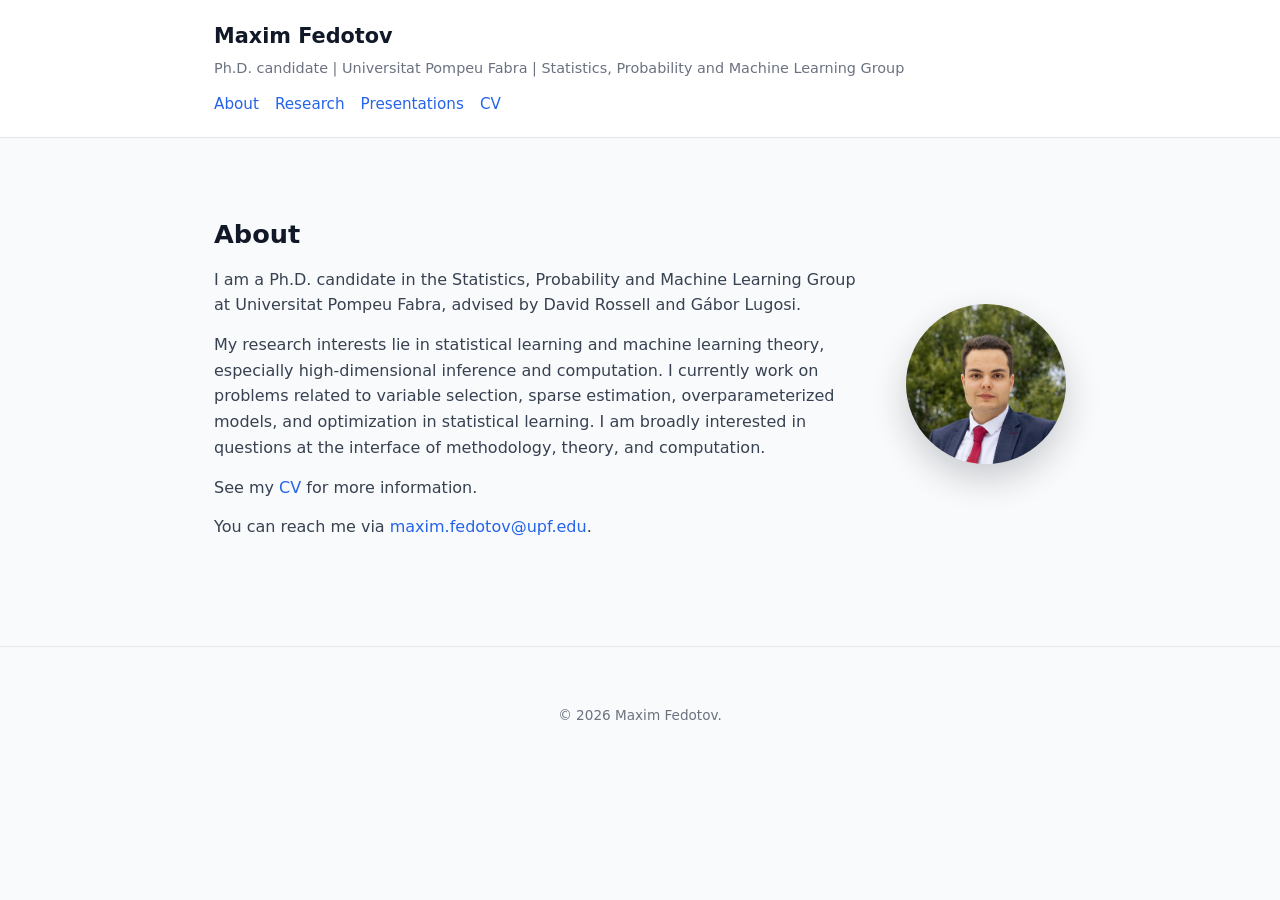
<file: index.html>
<!DOCTYPE html>
<html lang="en">
<head>
  <meta charset="UTF-8">
  <meta name="viewport" content="width=device-width, initial-scale=1">

  <title>Maxim Fedotov | Ph.D. candidate</title>

  <meta
    name="description"
    content="Personal academic website of Maxim Fedotov, a Ph.D. candidate at Universitat Pompeu Fabra researching statistical learning, high-dimensional inference, variable selection, and sparse estimation."
  >

  <link rel="canonical" href="https://maxim-fedotov.github.io/">

  <meta name="google-site-verification" content="8550hWvMUV5NP4yfWfaR0uOwdS-Kx2xJS7ZK9or_UoM" />

  <link rel="stylesheet" href="/assets/css/main.css">
  <script defer src="/assets/js/main.js"></script>
</head>

<body>
  <header class="site-header">
    <div class="container header-inner">
      <div class="site-title">
        <a href="/">Maxim Fedotov</a>
        <p class="site-subtitle"> Ph.D. candidate | Universitat Pompeu Fabra | Statistics, Probability and Machine Learning Group</p>
      </div>

      <nav class="site-nav">
        <a href="/">About</a>
        <a href="/research.html">Research</a>
        <a href="/presentations.html">Presentations</a>
        <a href="/docs/cv.pdf" target="_blank" rel="noopener">CV</a>
      </nav>
    </div>
  </header>

  <main class="site-main">
    <div class="container">
      <section class="about" id="about">
        <div class="about-text">
          <h2>About</h2>
          <p>
            I am a Ph.D. candidate in the Statistics, Probability and Machine Learning Group at Universitat Pompeu Fabra, advised by David Rossell and Gábor Lugosi.
          </p>

          <p>
            My research interests lie in statistical learning and machine learning theory, especially high-dimensional inference and computation. I currently work on problems related to variable selection, sparse estimation, overparameterized models, and optimization in statistical learning. I am broadly interested in questions at the interface of methodology, theory, and computation.
          </p>
        
          <p>
            See my <a href="/docs/cv.pdf" target="_blank" rel="noopener">CV</a> for more information.
          </p>
          <p class="about-contact">
            You can reach me via <a href="mailto:maxim.fedotov@upf.edu">maxim.fedotov@upf.edu</a>.
          </p>
        </div>

        <div class="about-photo">
          <img src="/assets/img/me.jpeg" alt="Photo">
        </div>
      </section>
    </div>
  </main>

  <footer class="site-footer">
    <div class="container">
      <p>&copy; 2026 Maxim Fedotov.</p>
    </div>
  </footer>
</body>
</html>
</file>
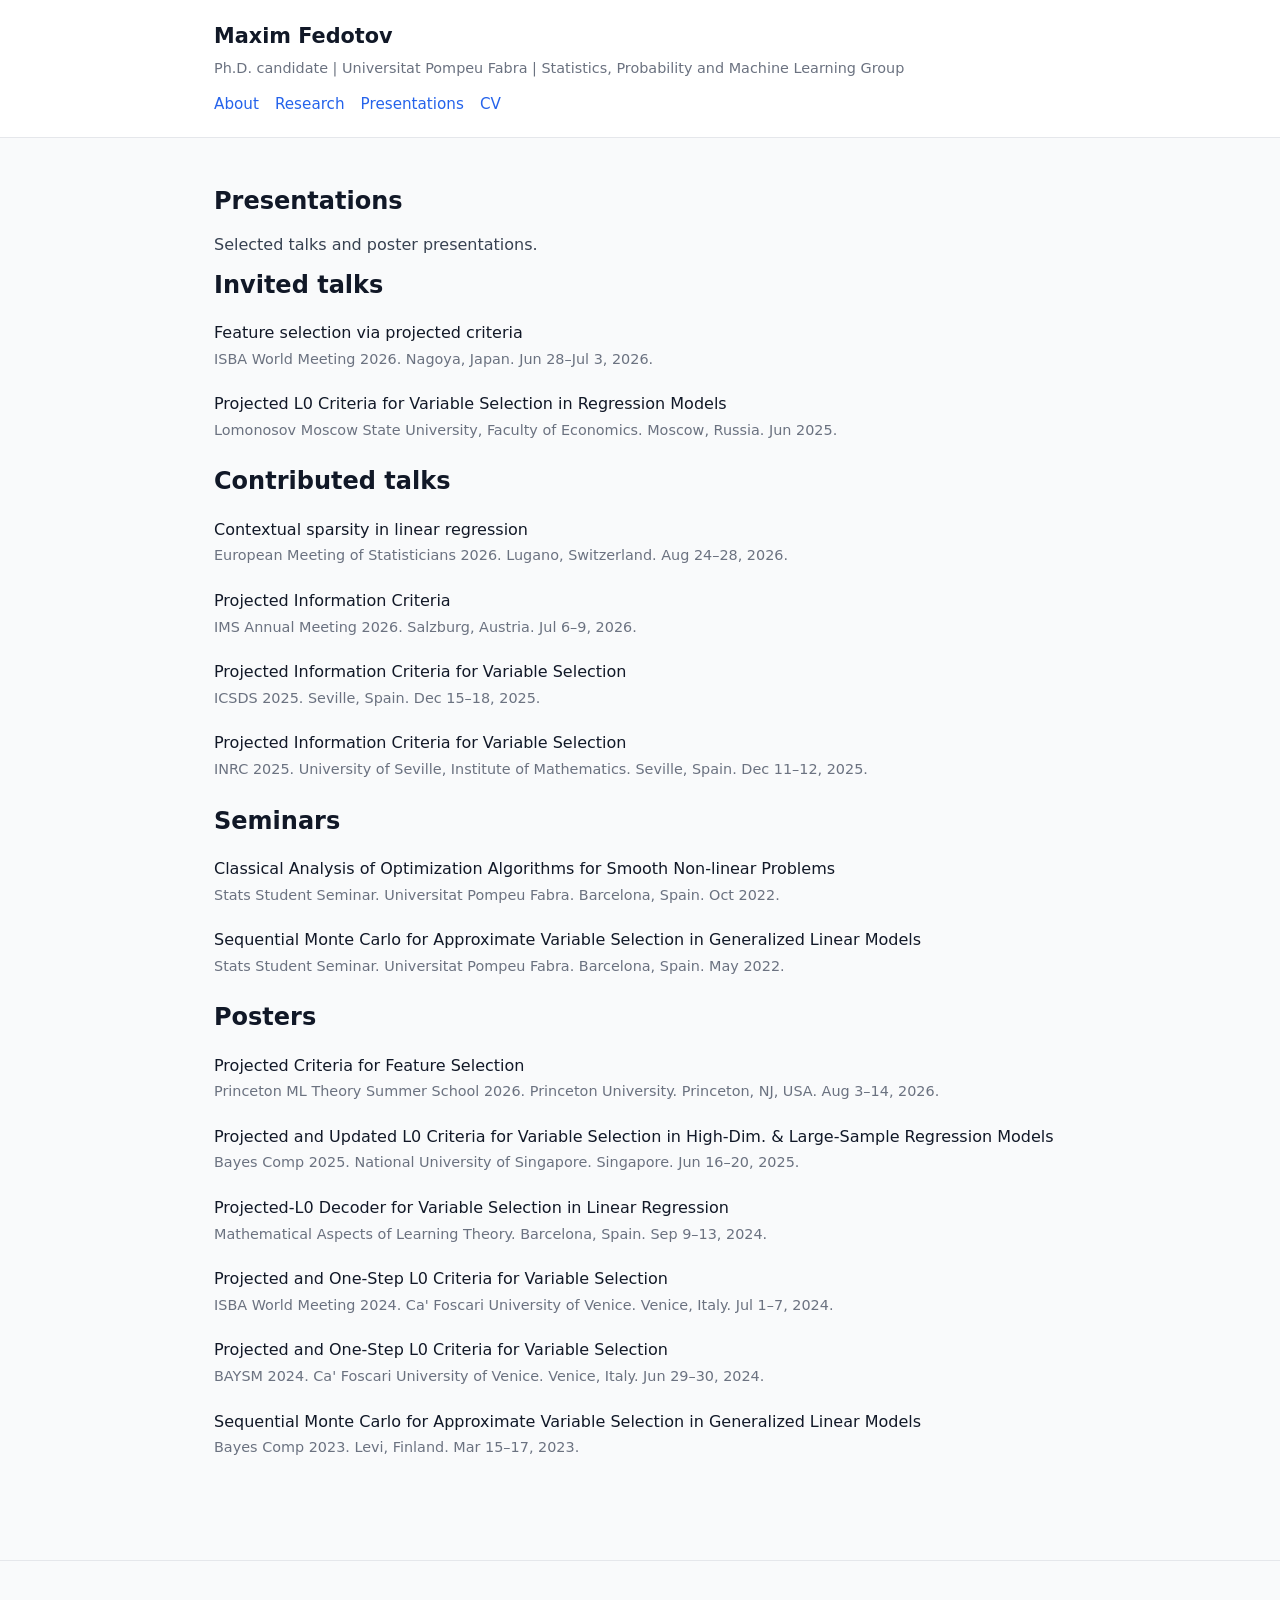
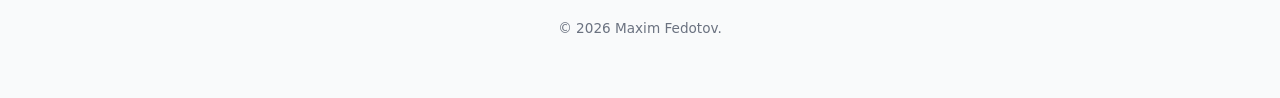
<file: presentations.html>
<!DOCTYPE html>
<html lang="en">
<head>
  <meta charset="UTF-8">
  <meta name="viewport" content="width=device-width, initial-scale=1">

  <title>Presentations | Maxim Fedotov</title>

  <meta
    name="description"
    content="Invited talks, conference presentations, seminars, and posters by Maxim Fedotov."
  >

  <link rel="canonical" href="https://maxim-fedotov.github.io/presentations.html">

  <meta name="google-site-verification" content="8550hWvMUV5NP4yfWfaR0uOwdS-Kx2xJS7ZK9or_UoM" />

  <link rel="stylesheet" href="/assets/css/main.css">
  <script defer src="/assets/js/main.js"></script>
</head>

<body>
  <header class="site-header">
    <div class="container header-inner">
      <div class="site-title">
        <a href="/">Maxim Fedotov</a>
        <p class="site-subtitle">Ph.D. candidate | Universitat Pompeu Fabra | Statistics, Probability and Machine Learning Group</p>
      </div>

      <nav class="site-nav">
        <a href="/">About</a>
        <a href="/research.html">Research</a>
        <a href="/presentations.html">Presentations</a>
        <a href="/docs/cv.pdf" target="_blank" rel="noopener">CV</a>
      </nav>
    </div>
  </header>

  <main class="site-main">
    <div class="container">
      <section class="section" id="presentations">
        <h1 class="anchor-target">Presentations</h1>
        <p>
          Selected talks and poster presentations.
        </p>

        <h2>Invited talks</h2>
        <ul class="item-list">
          <li>
            Feature selection via projected criteria<br>
            <span class="item-meta">
              ISBA World Meeting 2026. Nagoya, Japan. Jun 28–Jul 3, 2026.
            </span>
          </li>
          <li>
            Projected L0 Criteria for Variable Selection in Regression Models<br>
            <span class="item-meta">
              Lomonosov Moscow State University, Faculty of Economics. Moscow, Russia. Jun 2025.
            </span>
          </li>
        </ul>

        <h2>Contributed talks</h2>
        <ul class="item-list">
          <li>
            Contextual sparsity in linear regression<br>
            <span class="item-meta">
              European Meeting of Statisticians 2026. Lugano, Switzerland. Aug 24–28, 2026.
            </span>
          </li>
          <li>
            Projected Information Criteria<br>
            <span class="item-meta">
              IMS Annual Meeting 2026. Salzburg, Austria. Jul 6–9, 2026.
            </span>
          </li>
          <li>
            Projected Information Criteria for Variable Selection<br>
            <span class="item-meta">
              ICSDS 2025. Seville, Spain. Dec 15–18, 2025.
            </span>
          </li>
          <li>
            Projected Information Criteria for Variable Selection<br>
            <span class="item-meta">
              INRC 2025. University of Seville, Institute of Mathematics. Seville, Spain. Dec 11–12, 2025.
            </span>
          </li>
        </ul>

        <h2>Seminars</h2>
        <ul class="item-list">
          <li>
            Classical Analysis of Optimization Algorithms for Smooth Non-linear Problems<br>
            <span class="item-meta">
              Stats Student Seminar. Universitat Pompeu Fabra. Barcelona, Spain. Oct 2022.
            </span>
          </li>
          <li>
            Sequential Monte Carlo for Approximate Variable Selection in Generalized Linear Models<br>
            <span class="item-meta">
              Stats Student Seminar. Universitat Pompeu Fabra. Barcelona, Spain. May 2022.
            </span>
          </li>
        </ul>

        <h2>Posters</h2>
        <ul class="item-list">
          <li>
            Projected Criteria for Feature Selection<br>
            <span class="item-meta">
              Princeton ML Theory Summer School 2026. Princeton University. Princeton, NJ, USA. Aug 3–14, 2026.
            </span>
          </li>
          <li>
            Projected and Updated L0 Criteria for Variable Selection in High-Dim. &amp; Large-Sample Regression Models<br>
            <span class="item-meta">
              Bayes Comp 2025. National University of Singapore. Singapore. Jun 16–20, 2025.
            </span>
          </li>
          <li>
            Projected-L0 Decoder for Variable Selection in Linear Regression<br>
            <span class="item-meta">
              Mathematical Aspects of Learning Theory. Barcelona, Spain. Sep 9–13, 2024.
            </span>
          </li>
          <li>
            Projected and One-Step L0 Criteria for Variable Selection<br>
            <span class="item-meta">
              ISBA World Meeting 2024. Ca' Foscari University of Venice. Venice, Italy. Jul 1–7, 2024.
            </span>
          </li>
          <li>
            Projected and One-Step L0 Criteria for Variable Selection<br>
            <span class="item-meta">
              BAYSM 2024. Ca' Foscari University of Venice. Venice, Italy. Jun 29–30, 2024.
            </span>
          </li>
          <li>
            Sequential Monte Carlo for Approximate Variable Selection in Generalized Linear Models<br>
            <span class="item-meta">
              Bayes Comp 2023. Levi, Finland. Mar 15–17, 2023.
            </span>
          </li>
        </ul>
      </section>
    </div>
  </main>

  <footer class="site-footer">
    <div class="container">
      <p>&copy; 2026 Maxim Fedotov.</p>
    </div>
  </footer>
</body>
</html>
</file>
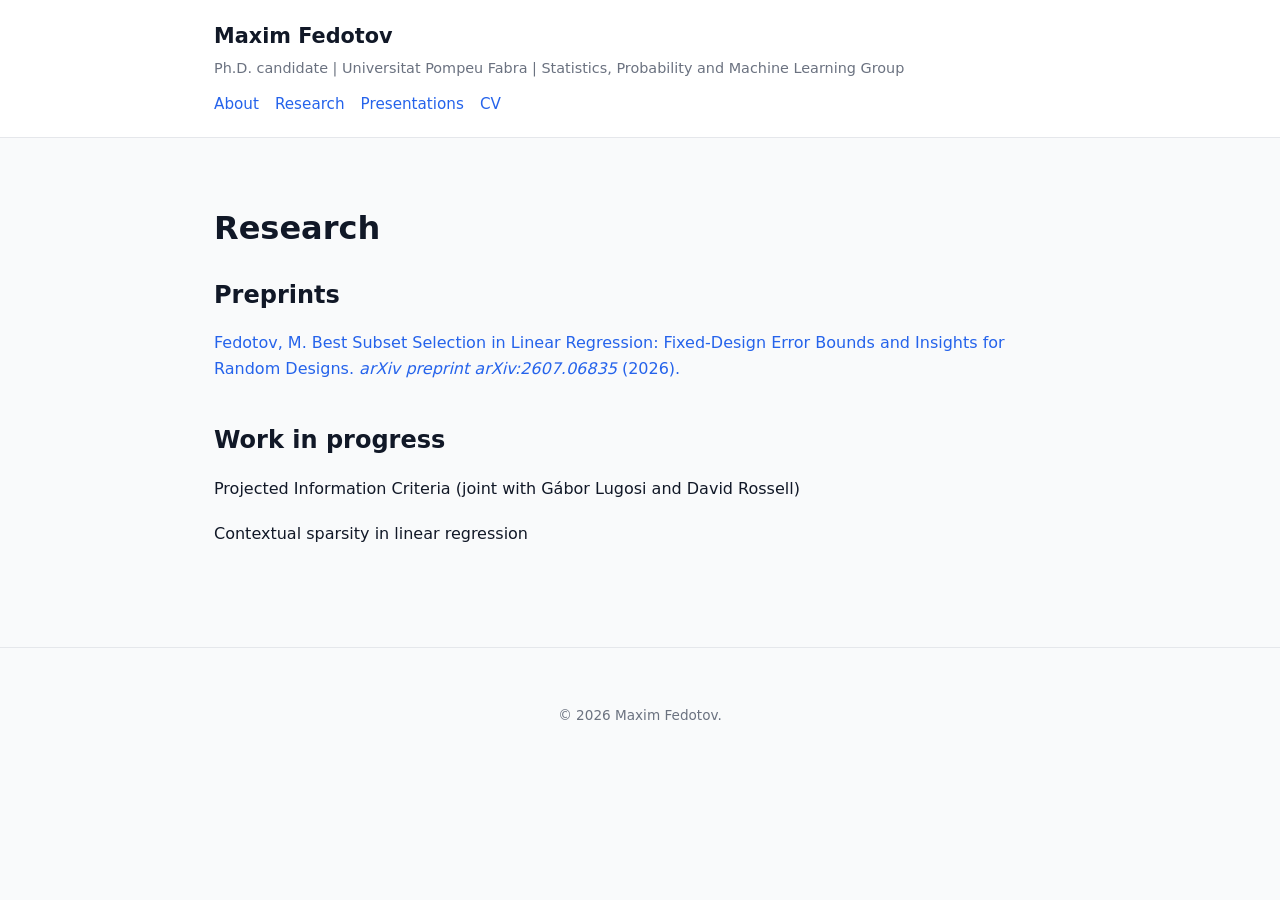
<file: research.html>
<!DOCTYPE html>
<html lang="en">
<head>
  <meta charset="UTF-8">
  <meta name="viewport" content="width=device-width, initial-scale=1">

  <title>Research | Maxim Fedotov</title>

  <meta
    name="description"
    content="Preprints and work in progress by Maxim Fedotov."
  >

  <link rel="canonical" href="https://maxim-fedotov.github.io/research.html">

  <meta name="google-site-verification" content="8550hWvMUV5NP4yfWfaR0uOwdS-Kx2xJS7ZK9or_UoM" />

  <link rel="stylesheet" href="/assets/css/main.css">
  <script defer src="/assets/js/main.js"></script>
</head>

<body>
  <header class="site-header">
    <div class="container header-inner">
      <div class="site-title">
        <a href="/">Maxim Fedotov</a>
        <p class="site-subtitle">Ph.D. candidate | Universitat Pompeu Fabra | Statistics, Probability and Machine Learning Group</p>
      </div>

      <nav class="site-nav">
        <a href="/">About</a>
        <a href="/research.html">Research</a>
        <a href="/presentations.html">Presentations</a>
        <a href="/docs/cv.pdf" target="_blank" rel="noopener">CV</a>
      </nav>
    </div>
  </header>

  <main class="site-main">
    <div class="container">
      <h1>Research</h1>
      <section class="section" id="preprints">
        <h2 class="anchor-target">Preprints</h2>
        <ul class="item-list paper-list">
          <li class="paper-item">
            <a href="https://arxiv.org/abs/2607.06835" target="_blank" rel="noopener">Fedotov, M. Best Subset Selection in Linear Regression: Fixed-Design Error Bounds and Insights for Random Designs. <i>arXiv preprint arXiv:2607.06835</i> (2026).</a>
          </li>
        </ul>
      </section>

      <section class="section" id="work-in-progress">
        <h2 class="anchor-target">Work in progress</h2>
        <ul class="item-list project-list">
          <li>
            Projected Information Criteria (joint with Gábor Lugosi and David Rossell)
          </li>
          <li>
            Contextual sparsity in linear regression
          </li>
        </ul>
      </section>
    </div>
  </main>

  <footer class="site-footer">
    <div class="container">
      <p>&copy; 2026 Maxim Fedotov.</p>
    </div>
  </footer>
</body>
</html>
</file>
<file: assets/css/main.css>
/* Reset-ish */
*,
*::before,
*::after {
  box-sizing: border-box;
}

body {
  margin: 0;
  font-family: system-ui, -apple-system, BlinkMacSystemFont, "Segoe UI", sans-serif;
  line-height: 1.6;
  color: #111827;
  background-color: #f9fafb;
}

/* Layout helpers */
.container {
  max-width: 900px;
  margin: 0 auto;
  padding: 1.25rem 1.5rem;
}

/* Links */
a {
  color: #2563eb;
  text-decoration: none;
}

a:hover {
  text-decoration: underline;
}

/* Header and navigation */
.site-header {
  position: sticky;
  top: 0;
  z-index: 10;
  background-color: rgba(255, 255, 255, 0.95);
  backdrop-filter: blur(8px);
  border-bottom: 1px solid #e5e7eb;
}

.header-inner {
  display: flex;
  flex-direction: column;
  align-items: flex-start;
  gap: 0.75rem;
}

.site-title a {
  font-size: 1.3rem;
  font-weight: 600;
  color: inherit;
}

.site-subtitle {
  margin: 0.25rem 0 0;
  font-size: 0.9rem;
  color: #6b7280;
}

.site-nav {
  display: flex;
  flex-wrap: wrap;
  gap: 0.5rem 1rem;
}

.site-nav a {
  margin-left: 0;
  font-size: 0.95rem;
}

.site-nav a.active {
  font-weight: 600;
}

/* Main content */
.site-main {
  padding: 1.5rem 0 2.5rem;
}

/* About section */
.about {
  display: flex;
  flex-wrap: wrap;
  gap: 2rem;
  align-items: center;
  padding: 2rem 0;
}

.about-text {
  flex: 2 1 260px;
}

.about-text h2 {
  margin-top: 0;
  margin-bottom: 0.75rem;
  font-size: 1.6rem;
}

.about-text p {
  margin: 0 0 0.9rem;
  font-size: 1rem;
  color: #374151;
}

.about-photo {
  flex: 0 0 auto;
  display: flex;
  justify-content: center;
  align-items: center;
}

/* Generic sections */
.section {
  margin-bottom: 2.5rem;
}

.section h2,
.section h1 {
  margin-top: 0;
  margin-bottom: 0.75rem;
}

.section p {
  margin-top: 0;
  margin-bottom: 0.5rem;
  color: #374151;
}

/* Papers / publications */
.paper-list {
  margin-top: 0.75rem;
}

.paper-item {
  margin-bottom: 1.4rem;
}

/* Lists used on Presentations / Teaching pages */
.item-list {
  list-style: none;
  padding-left: 0;
  margin: 1rem 0 0;
}

.item-list li {
  margin-bottom: 1.25rem;
}

.item-list strong {
  font-weight: 600;
}

.item-meta {
  font-size: 0.9rem;
  color: #6b7280;
}

/* Footer */
.site-footer {
  border-top: 1px solid #e5e7eb;
  padding: 1.5rem 0;
  font-size: 0.85rem;
  color: #6b7280;
  text-align: center;
}

/* Responsive tweaks */
@media (max-width: 640px) {
  .header-inner {
    align-items: flex-start;
  }

  .about {
    padding-top: 1.5rem;
  }

  .about-text h2 {
    font-size: 1.4rem;
  }
}

.about-photo img {
  width: 160px;        /* smaller: change to 120px / 180px if you want */
  height: 160px;
  border-radius: 50%;  /* perfectly round */
  object-fit: cover;   /* crops nicely if the photo isn't square */
  display: block;
  box-shadow: 0 15px 35px rgba(15, 23, 42, 0.2);
}

@media (max-width: 640px) {
  .about-photo img {
    width: 130px;
    height: 130px;
  }
}

:root {
  --header-offset: 96px; /* fallback before JS runs */
}

/* Make anchor jumps account for the sticky header */
section[id],
[id].anchor-target {
  scroll-margin-top: calc(var(--header-offset));
}


.about-contact {
  margin-top: 1rem;
}

.about-contact a {
  font-weight: 500;
}

.project-list p {
  margin: 0.35rem 0 0;
  color: #374151;
}
</file>
